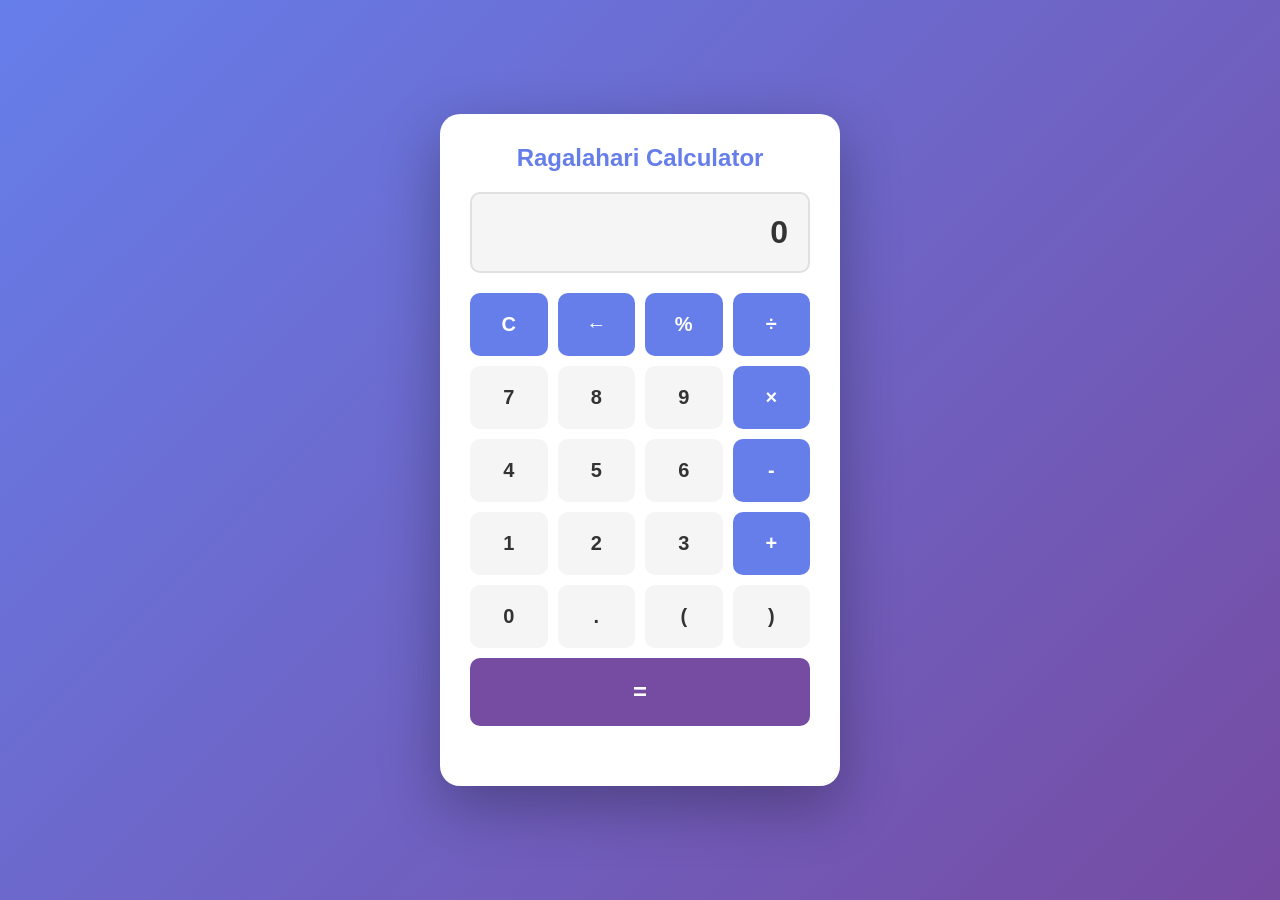
<file: index.html>
<!DOCTYPE html>
<html lang="en">
<head>
    <meta charset="UTF-8">
    <meta name="viewport" content="width=device-width, initial-scale=1.0">
    <title>Ragalahari Calculator</title>
    <style>
        * {
            margin: 0;
            padding: 0;
            box-sizing: border-box;
        }

        body {
            font-family: 'Segoe UI', Tahoma, Geneva, Verdana, sans-serif;
            background: linear-gradient(135deg, #667eea 0%, #764ba2 100%);
            min-height: 100vh;
            display: flex;
            justify-content: center;
            align-items: center;
        }

        .container {
            padding: 20px;
        }

        .calculator {
            background: white;
            border-radius: 20px;
            padding: 30px;
            box-shadow: 0 20px 60px rgba(0, 0, 0, 0.3);
            max-width: 400px;
            width: 100%;
        }

        h1 {
            text-align: center;
            color: #667eea;
            margin-bottom: 20px;
            font-size: 24px;
        }

        .display {
            margin-bottom: 20px;
        }

        #result {
            width: 100%;
            padding: 20px;
            font-size: 32px;
            text-align: right;
            border: 2px solid #e0e0e0;
            border-radius: 10px;
            background: #f5f5f5;
            color: #333;
            font-weight: 600;
        }

        .buttons {
            display: grid;
            grid-template-columns: repeat(4, 1fr);
            gap: 10px;
            margin-bottom: 10px;
        }

        .btn {
            padding: 20px;
            font-size: 20px;
            border: none;
            border-radius: 10px;
            background: #f5f5f5;
            color: #333;
            cursor: pointer;
            transition: all 0.3s ease;
            font-weight: 600;
        }

        .btn:hover {
            background: #e0e0e0;
            transform: translateY(-2px);
        }

        .btn:active {
            transform: translateY(0);
        }

        .btn.operator {
            background: #667eea;
            color: white;
        }

        .btn.operator:hover {
            background: #5568d3;
        }

        .btn.equals {
            grid-column: span 4;
            background: #764ba2;
            color: white;
            font-size: 24px;
        }

        .btn.equals:hover {
            background: #5f3a82;
        }

        .error {
            color: #e74c3c;
            text-align: center;
            margin-top: 10px;
            font-size: 14px;
            min-height: 20px;
        }

        @media (max-width: 480px) {
            .calculator {
                padding: 20px;
            }

            .btn {
                padding: 15px;
                font-size: 18px;
            }

            #result {
                font-size: 24px;
                padding: 15px;
            }
        }
    </style>
</head>
<body>
    <div class="container">
        <div class="calculator">
            <h1>Ragalahari Calculator</h1>
            <div class="display">
                <input type="text" id="result" readonly value="0">
            </div>
            <div class="buttons">
                <button class="btn operator" onclick="clearDisplay()">C</button>
                <button class="btn operator" onclick="deleteLast()">←</button>
                <button class="btn operator" onclick="appendToDisplay('%')">%</button>
                <button class="btn operator" onclick="appendToDisplay('/')">÷</button>

                <button class="btn" onclick="appendToDisplay('7')">7</button>
                <button class="btn" onclick="appendToDisplay('8')">8</button>
                <button class="btn" onclick="appendToDisplay('9')">9</button>
                <button class="btn operator" onclick="appendToDisplay('*')">×</button>

                <button class="btn" onclick="appendToDisplay('4')">4</button>
                <button class="btn" onclick="appendToDisplay('5')">5</button>
                <button class="btn" onclick="appendToDisplay('6')">6</button>
                <button class="btn operator" onclick="appendToDisplay('-')">-</button>

                <button class="btn" onclick="appendToDisplay('1')">1</button>
                <button class="btn" onclick="appendToDisplay('2')">2</button>
                <button class="btn" onclick="appendToDisplay('3')">3</button>
                <button class="btn operator" onclick="appendToDisplay('+')">+</button>

                <button class="btn" onclick="appendToDisplay('0')">0</button>
                <button class="btn" onclick="appendToDisplay('.')">.</button>
                <button class="btn" onclick="appendToDisplay('(')">(</button>
                <button class="btn" onclick="appendToDisplay(')')">)</button>

                <button class="btn equals" onclick="calculate()">=</button>
            </div>
            <div id="error" class="error"></div>
        </div>
    </div>

    <script>
        let display = document.getElementById('result');
        let errorDiv = document.getElementById('error');

        function appendToDisplay(value) {
            errorDiv.textContent = '';
            if (display.value === '0') {
                display.value = value;
            } else {
                display.value += value;
            }
        }

        function clearDisplay() {
            display.value = '0';
            errorDiv.textContent = '';
        }

        function deleteLast() {
            errorDiv.textContent = '';
            if (display.value.length > 1) {
                display.value = display.value.slice(0, -1);
            } else {
                display.value = '0';
            }
        }

        function calculate() {
            errorDiv.textContent = '';
            try {
                const expression = display.value;

                // Basic security: only allow specific characters
                const allowed = /^[0-9+\-*/.()% ]+$/;
                if (!allowed.test(expression)) {
                    throw new Error('Invalid characters');
                }

                // Evaluate the expression safely
                const result = Function('"use strict"; return (' + expression + ')')();

                if (!isFinite(result)) {
                    throw new Error('Invalid calculation');
                }

                display.value = result;
            } catch (error) {
                errorDiv.textContent = 'Error: Invalid expression';
                setTimeout(() => {
                    errorDiv.textContent = '';
                }, 3000);
            }
        }

        // Allow keyboard input
        document.addEventListener('keydown', function(event) {
            const key = event.key;

            if (key >= '0' && key <= '9') {
                appendToDisplay(key);
            } else if (key === '+' || key === '-' || key === '*' || key === '/') {
                appendToDisplay(key);
            } else if (key === '.' || key === '(' || key === ')') {
                appendToDisplay(key);
            } else if (key === 'Enter' || key === '=') {
                event.preventDefault();
                calculate();
            } else if (key === 'Backspace') {
                event.preventDefault();
                deleteLast();
            } else if (key === 'Escape') {
                clearDisplay();
            }
        });
    </script>
</body>
</html>
</file>
